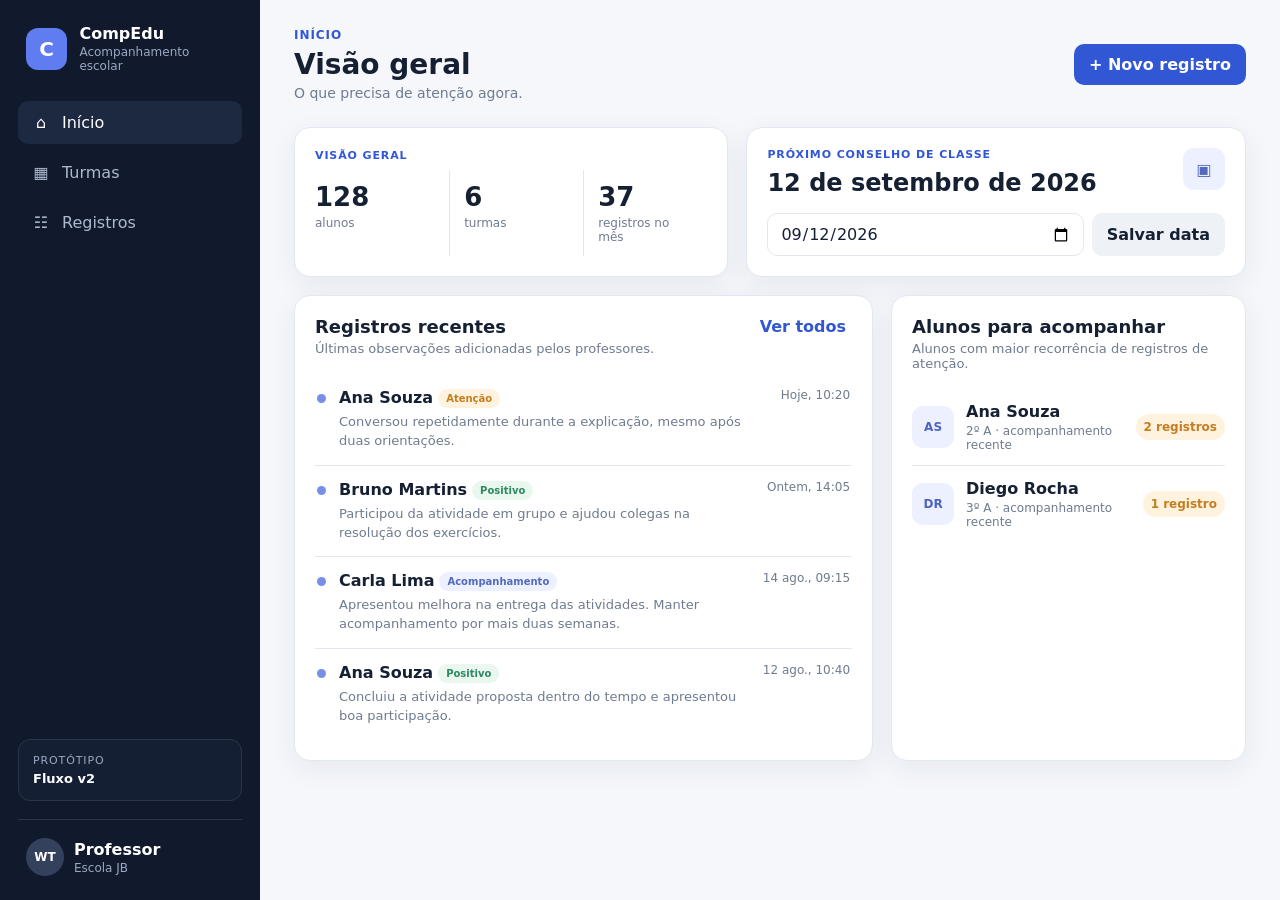
<file: index.html>
<!DOCTYPE html>
<html lang="pt-BR">
<head>
  <meta charset="UTF-8">
  <meta name="viewport" content="width=device-width, initial-scale=1.0">
  <title>CompEdu — Acompanhamento Pedagógico</title>
  <link rel="stylesheet" href="style.css">
</head>
<body>
  <div class="app">
    <aside class="sidebar">
      <div class="brand">
        <div class="brand-mark">C</div>
        <div>
          <strong>CompEdu</strong>
          <span>Acompanhamento escolar</span>
        </div>
      </div>

      <nav>
        <button class="nav-item active" data-view="inicio">
          <span class="nav-icon">⌂</span><span>Início</span>
        </button>
        <button class="nav-item" data-view="turmas">
          <span class="nav-icon">▦</span><span>Turmas</span>
        </button>
        <button class="nav-item" data-view="registros">
          <span class="nav-icon">☷</span><span>Registros</span>
        </button>
      </nav>

      <div class="sidebar-note">
        <span>Protótipo</span>
        <strong>Fluxo v2</strong>
      </div>

      <div class="user">
        <div class="avatar">WT</div>
        <div>
          <strong>Professor</strong>
          <span>Escola JB</span>
        </div>
      </div>
    </aside>

    <main class="content">
      <header class="topbar">
        <div>
          <div class="breadcrumb" id="breadcrumb">Início</div>
          <h1 id="page-title">Visão geral</h1>
          <p id="page-description">O que precisa de atenção agora.</p>
        </div>
        <button class="btn primary" id="new-record">+ Novo registro</button>
      </header>

      <!-- INÍCIO -->
      <section class="view active-view" id="inicio">
        <div class="overview-grid">
          <article class="panel overview-card">
            <div class="section-label">Visão geral</div>
            <div class="overview-stats">
              <div>
                <strong>128</strong>
                <span>alunos</span>
              </div>
              <div>
                <strong>6</strong>
                <span>turmas</span>
              </div>
              <div>
                <strong>37</strong>
                <span>registros no mês</span>
              </div>
            </div>
          </article>

          <article class="panel council-card">
            <div class="panel-title-row">
              <div>
                <div class="section-label">Próximo conselho de classe</div>
                <h2 id="council-date-label">12 de setembro de 2026</h2>
              </div>
              <div class="calendar-icon">▣</div>
            </div>
            <div class="council-actions">
              <input type="date" id="council-date" value="2026-09-12">
              <button class="btn secondary" id="save-council-date">Salvar data</button>
            </div>
          </article>
        </div>

        <div class="home-grid">
          <section class="panel">
            <div class="panel-head">
              <div>
                <h2>Registros recentes</h2>
                <p>Últimas observações adicionadas pelos professores.</p>
              </div>
              <button class="link-btn" data-go="registros">Ver todos</button>
            </div>
            <div class="timeline" id="recent-records"></div>
          </section>

          <section class="panel">
            <div class="panel-head">
              <div>
                <h2>Alunos para acompanhar</h2>
                <p>Alunos com maior recorrência de registros de atenção.</p>
              </div>
            </div>
            <div id="watch-students"></div>
          </section>
        </div>
      </section>

      <!-- TURMAS -->
      <section class="view" id="turmas">
        <div id="classes-home">
          <div class="section-intro">
            <h2>Turmas</h2>
            <p>Entre em uma turma para acessar seus alunos e gerar um relatório.</p>
          </div>
          <div class="class-grid" id="class-grid"></div>
        </div>

        <div id="class-detail" class="hidden">
          <button class="back-btn" id="back-to-classes">← Voltar para turmas</button>

          <div class="panel class-hero">
            <div>
              <div class="section-label">Turma selecionada</div>
              <h2 id="class-title">2º A</h2>
              <p id="class-subtitle">27 alunos · Ensino Médio</p>
            </div>
            <button class="btn primary" id="class-report">Gerar relatório da turma</button>
          </div>

          <section class="panel">
            <div class="panel-head">
              <div>
                <h2>Lista de alunos</h2>
                <p>Clique em um aluno para visualizar seus registros.</p>
              </div>
              <input class="search" id="class-student-search" placeholder="Buscar aluno...">
            </div>
            <div class="student-list" id="class-student-list"></div>
          </section>
        </div>

        <div id="student-detail" class="hidden">
          <button class="back-btn" id="back-to-class">← Voltar para a turma</button>

          <div class="panel student-hero">
            <div class="student-main">
              <div class="student-avatar" id="student-avatar">AS</div>
              <div>
                <div class="section-label">Aluno</div>
                <h2 id="student-name">Ana Souza</h2>
                <p id="student-class">2º A</p>
              </div>
            </div>
            <button class="btn secondary" id="student-new-record">+ Registrar observação</button>
          </div>

          <section class="panel">
            <div class="panel-head">
              <div>
                <h2>Registros do aluno</h2>
                <p>Histórico pedagógico organizado em ordem cronológica.</p>
              </div>
            </div>
            <div class="record-list" id="student-records"></div>
          </section>
        </div>
      </section>

      <!-- REGISTROS -->
      <section class="view" id="registros">
        <section class="panel">
          <div class="panel-head records-head">
            <div>
              <h2>Lista de registros</h2>
              <p>Use os filtros para encontrar rapidamente o que precisa.</p>
            </div>
          </div>

          <div class="filters">
            <label>
              <span>Ano / turma</span>
              <select id="filter-class">
                <option value="all">Todas as turmas</option>
              </select>
            </label>

            <label>
              <span>Tipo de registro</span>
              <select id="filter-type">
                <option value="all">Todos os tipos</option>
                <option value="Positivo">Positivo</option>
                <option value="Atenção">Atenção</option>
                <option value="Acompanhamento">Acompanhamento</option>
              </select>
            </label>

            <label>
              <span>Aluno</span>
              <select id="filter-student">
                <option value="all">Todos os alunos</option>
              </select>
            </label>

            <button class="clear-btn" id="clear-filters">Limpar filtros</button>
          </div>

          <div class="results-info">
            <strong id="result-count">0 registros</strong>
            <span id="active-filter-text">Mostrando todos</span>
          </div>

          <div class="record-list" id="all-records"></div>
        </section>
      </section>
    </main>
  </div>

  <!-- MODAL NOVO REGISTRO -->
  <div class="modal-layer hidden" id="record-modal">
    <div class="modal">
      <div class="modal-head">
        <div>
          <h2>Novo registro</h2>
          <p>Descreva um fato objetivo e relevante para o acompanhamento.</p>
        </div>
        <button class="close-btn" id="close-record-modal">×</button>
      </div>

      <form id="record-form">
        <label>
          <span>Aluno</span>
          <select id="record-student" required></select>
        </label>

        <label>
          <span>Tipo de registro</span>
          <select id="record-type" required>
            <option value="Positivo">Positivo</option>
            <option value="Atenção">Atenção</option>
            <option value="Acompanhamento">Acompanhamento</option>
          </select>
        </label>

        <label>
          <span>Observação</span>
          <textarea id="record-text" rows="5" required placeholder="Ex.: Participou ativamente da atividade e colaborou com o grupo."></textarea>
        </label>

        <div class="guidance">
          Registre fatos observáveis. Evite rótulos, julgamentos pessoais ou diagnósticos.
        </div>

        <div class="modal-actions">
          <button class="btn secondary" type="button" id="cancel-record">Cancelar</button>
          <button class="btn primary" type="submit">Salvar registro</button>
        </div>
      </form>
    </div>
  </div>

  <!-- MODAL RELATÓRIO -->
  <div class="modal-layer hidden" id="report-modal">
    <div class="modal report-modal">
      <div class="modal-head">
        <div>
          <div class="section-label">Relatório demonstrativo</div>
          <h2 id="report-title">Relatório da turma</h2>
        </div>
        <button class="close-btn" id="close-report-modal">×</button>
      </div>
      <div id="report-content"></div>
      <div class="modal-actions">
        <button class="btn secondary" id="close-report-bottom">Fechar</button>
        <button class="btn primary" onclick="window.print()">Imprimir / salvar PDF</button>
      </div>
    </div>
  </div>

  <script src="script.js"></script>
</body>
</html>
</file>
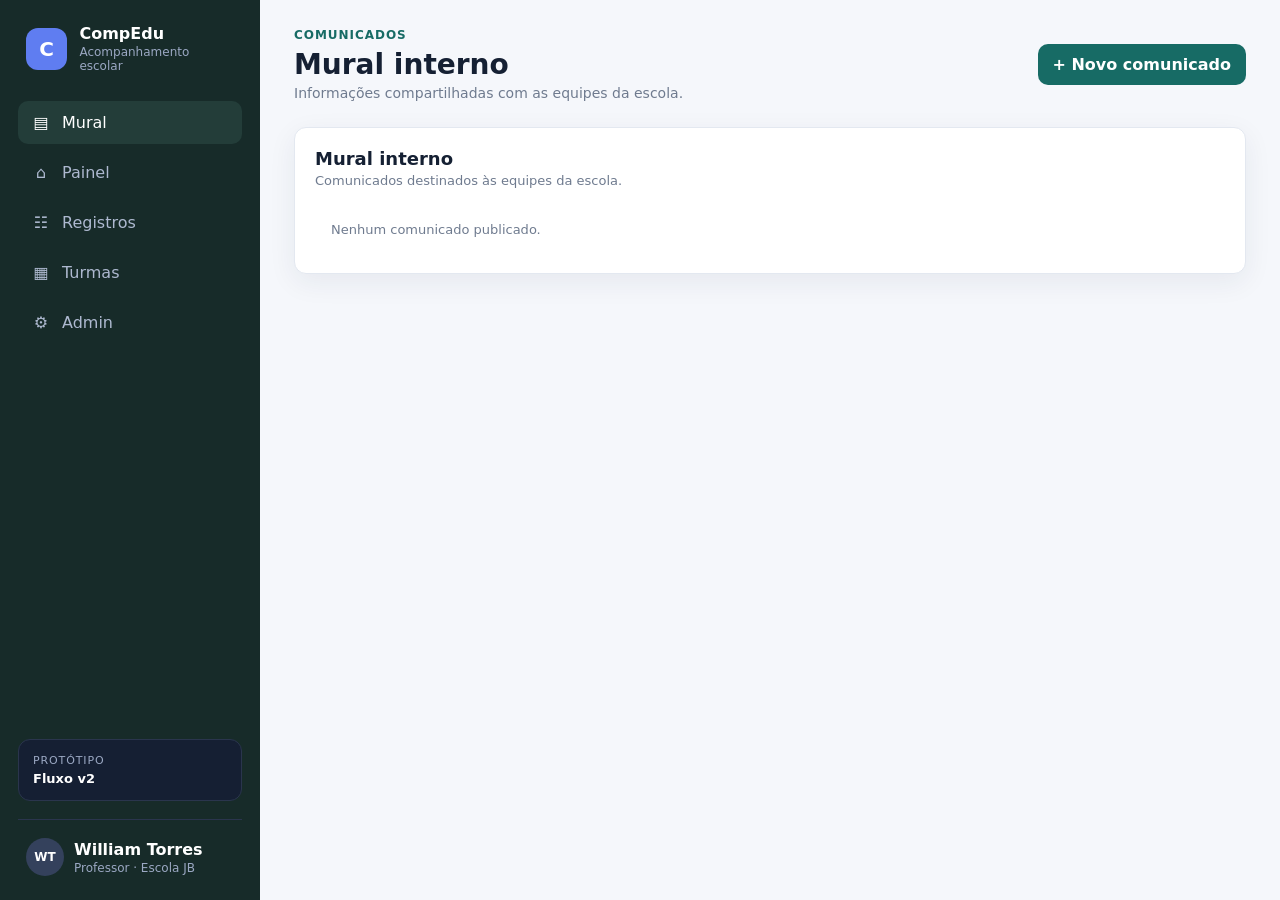
<file: prototipo/index.html>
<!DOCTYPE html>
<html lang="pt-BR">
<head>
  <meta charset="UTF-8">
  <meta name="viewport" content="width=device-width, initial-scale=1.0">
  <title>CompEdu — Acompanhamento Pedagógico</title>
  <link rel="stylesheet" href="style.css">
</head>
<body>
  <div class="app">
    <aside class="sidebar">
      <div class="brand">
        <div class="brand-mark">C</div>
        <div>
          <strong>CompEdu</strong>
          <span>Acompanhamento escolar</span>
        </div>
      </div>

      <nav>
        <button class="nav-item active" data-view="comunicados">
          <span class="nav-icon">▤</span><span>Mural</span>
        </button>
        <button class="nav-item" data-view="inicio">
          <span class="nav-icon">⌂</span><span>Painel</span>
        </button>
        <button class="nav-item" data-view="registros">
          <span class="nav-icon">☷</span><span>Registros</span>
        </button>
        <button class="nav-item" data-view="turmas">
          <span class="nav-icon">▦</span><span>Turmas</span>
        </button>
      
        <button class="nav-item" data-view="administracao">
          <span class="nav-icon">⚙</span><span>Admin</span>
        </button>
      </nav>

      <div class="sidebar-note">
        <span>Protótipo</span>
        <strong>Fluxo v2</strong>
      </div>

      <div class="user">
        <div class="avatar">WT</div>
        <div>
          <strong>William Torres</strong>
          <span>Professor · Escola JB</span>
        </div>
      </div>
    </aside>

    <main class="content">
      <header class="topbar">
        <div>
          <div class="breadcrumb" id="breadcrumb">Comunicados</div>
          <h1 id="page-title">Mural interno</h1>
          <p id="page-description">Informações compartilhadas com as equipes da escola.</p>
        </div>
        <div class="topbar-actions">
          <button class="btn primary" id="new-announcement">+ Novo comunicado</button>
          <button class="btn primary hidden" id="new-record">+ Novo registro</button>
        </div>
      </header>

      <!-- INÍCIO -->
      <section class="view" id="inicio">
        <div class="overview-grid">
          <article class="panel overview-card">
            <div class="section-label">Visão geral</div>
            <div class="overview-stats">
              <div>
                <strong>128</strong>
                <span>alunos</span>
              </div>
              <div>
                <strong>6</strong>
                <span>turmas</span>
              </div>
              <div>
                <strong>37</strong>
                <span>registros no mês</span>
              </div>
            </div>
          </article>

          <article class="panel council-card">
            <div class="panel-title-row">
              <div>
                <div class="section-label">Próximo conselho de classe</div>
                <h2 id="council-date-label">12 de setembro de 2026</h2>
              </div>
              <div class="calendar-icon">▣</div>
            </div>
            <div class="council-actions">
              <input type="date" id="council-date" value="2026-09-12">
              <button class="btn secondary" id="save-council-date">Salvar data</button>
            </div>
          </article>
        </div>

        <div class="home-grid">
          <section class="panel">
            <div class="panel-head">
              <div>
                <h2>Registros recentes</h2>
                <p>Últimas observações adicionadas pelos professores.</p>
              </div>
              <button class="link-btn" data-go="registros">Ver todos</button>
            </div>
            <div class="timeline" id="recent-records"></div>
          </section>

          <section class="panel">
            <div class="panel-head">
              <div>
                <h2>Alunos para acompanhar</h2>
                <p>Alunos com maior recorrência de registros de atenção.</p>
              </div>
            </div>
            <div id="watch-students"></div>
          </section>
        </div>
      </section>

      <!-- TURMAS -->
      <section class="view" id="turmas">
        <div id="classes-home">
          <div class="section-intro">
            <h2>Turmas</h2>
            <p>Entre em uma turma para acessar seus alunos e gerar um relatório.</p>
          </div>
          <div class="class-grid" id="class-grid"></div>
        </div>

        <div id="class-detail" class="hidden">
          <button class="back-btn" id="back-to-classes">← Voltar para turmas</button>

          <div class="panel class-hero">
            <div>
              <div class="section-label">Turma selecionada</div>
              <h2 id="class-title">2º A</h2>
              <p id="class-subtitle">27 alunos · Ensino Médio</p>
            </div>
            <button class="btn primary" id="class-report">Gerar relatório da turma</button>
          </div>

          <section class="panel">
            <div class="panel-head">
              <div>
                <h2>Lista de alunos</h2>
                <p>Clique em um aluno para visualizar seus registros.</p>
              </div>
              <input class="search" id="class-student-search" placeholder="Buscar aluno...">
            </div>
            <div class="student-list" id="class-student-list"></div>
          </section>
        </div>

        <div id="student-detail" class="hidden">
          <button class="back-btn" id="back-to-class">← Voltar para a turma</button>

          <div class="panel student-hero">
            <div class="student-main">
              <div class="student-avatar" id="student-avatar">AS</div>
              <div>
                <div class="section-label">Aluno</div>
                <h2 id="student-name">Ana Souza</h2>
                <p id="student-class">2º A</p>
              </div>
            </div>
            <button class="btn secondary" id="student-new-record">+ Registrar observação</button>
          </div>

          <section class="panel">
            <div class="panel-head">
              <div>
                <h2>Registros do aluno</h2>
                <p>Histórico pedagógico organizado em ordem cronológica.</p>
              </div>
            </div>
            <div class="record-list" id="student-records"></div>
          </section>
        </div>
      </section>

      <!-- REGISTROS -->
      <section class="view" id="registros">
        <section class="panel">
          <div class="panel-head records-head">
            <div>
              <h2>Lista de registros</h2>
              <p>Use os filtros para encontrar rapidamente o que precisa.</p>
            </div>
          </div>

          <div class="filters">
            <label>
              <span>Ano / turma</span>
              <select id="filter-class">
                <option value="all">Todas as turmas</option>
              </select>
            </label>

            <label>
              <span>Tipo de registro</span>
              <select id="filter-type">
                <option value="all">Todos os tipos</option>
                <option value="Positivo">Positivo</option>
                <option value="Atenção">Atenção</option>
                <option value="Acompanhamento">Acompanhamento</option>
              </select>
            </label>

            <label>
              <span>Aluno</span>
              <select id="filter-student">
                <option value="all">Todos os alunos</option>
              </select>
            </label>

            <button class="clear-btn" id="clear-filters">Limpar filtros</button>
          </div>

          <div class="results-info">
            <strong id="result-count">0 registros</strong>
            <span id="active-filter-text">Mostrando todos</span>
          </div>

          <div class="record-list" id="all-records"></div>
        </section>
      </section>

      <!-- COMUNICADOS -->
      <section class="view active-view" id="comunicados">
        <section class="panel">
          <div class="panel-head">
            <div>
              <h2>Mural interno</h2>
              <p>Comunicados destinados às equipes da escola.</p>
            </div>
          </div>
          <div class="announcement-list" id="announcement-list"></div>
        </section>
      </section>

      <!-- ADMINISTRACAO -->
      <section class="view" id="administracao">
        <div class="section-intro">
          <h2>Cadastros da escola</h2>
          <p>Organize profissionais, turmas e estudantes em um só lugar.</p>
        </div>
        <div class="admin-tabs" role="tablist" aria-label="Cadastros da escola">
          <button class="admin-tab active" type="button" role="tab" aria-selected="true" data-admin-tab="professores">Professores</button>
          <button class="admin-tab" type="button" role="tab" aria-selected="false" data-admin-tab="turmas">Turmas</button>
          <button class="admin-tab" type="button" role="tab" aria-selected="false" data-admin-tab="alunos">Alunos</button>
          <button class="admin-tab" type="button" role="tab" aria-selected="false" data-admin-tab="equipe">Equipe pedagógica</button>
        </div>

        <section class="admin-panel active" role="tabpanel" id="admin-professores">
          <div class="admin-form-column">
            <h3>Novo professor</h3>
            <form id="teacher-form">
              <label><span>Nome completo</span><input id="teacher-name" required></label>
              <label><span>E-mail institucional</span><input id="teacher-email" type="email" required></label>
              <label><span>Turmas vinculadas</span><select id="teacher-classes" multiple size="4"></select></label>
              <button class="btn primary" type="submit">Cadastrar professor</button>
            </form>
          </div>
          <div class="admin-list-column"><h3>Professores cadastrados</h3><div id="teacher-list" class="admin-list"></div></div>
        </section>

        <section class="admin-panel hidden" role="tabpanel" id="admin-turmas">
          <div class="admin-form-column">
            <h3>Nova turma</h3>
            <form id="class-form">
              <label><span>Identificação da turma</span><input id="admin-class-name" required placeholder="Ex.: 4º A"></label>
              <label><span>Etapa de ensino</span><select id="admin-class-year"><option>Ensino Fundamental I</option><option>Ensino Fundamental II</option><option>Ensino Médio</option></select></label>
              <button class="btn primary" type="submit">Cadastrar turma</button>
            </form>
          </div>
          <div class="admin-list-column"><h3>Turmas cadastradas</h3><div id="admin-class-list" class="admin-list"></div></div>
        </section>

        <section class="admin-panel hidden" role="tabpanel" id="admin-alunos">
          <div class="admin-form-column">
            <h3>Novo aluno</h3>
            <form id="student-form">
              <label><span>Nome completo</span><input id="admin-student-name" required></label>
              <label><span>Turma</span><select id="admin-student-class" required></select></label>
              <button class="btn primary" type="submit">Cadastrar aluno</button>
            </form>
          </div>
          <div class="admin-list-column"><h3>Alunos cadastrados</h3><div id="admin-student-list" class="admin-list"></div></div>
        </section>

        <section class="admin-panel hidden" role="tabpanel" id="admin-equipe">
          <div class="admin-form-column">
            <h3>Novo membro da equipe</h3>
            <form id="team-form">
              <label><span>Nome completo</span><input id="team-name" required></label>
              <label><span>E-mail institucional</span><input id="team-email" type="email" required></label>
              <label><span>Área de atuação</span><select id="team-area"><option>Coordenação pedagógica</option><option>Secretaria</option><option>Psicopedagogia</option><option>Orientação educacional</option><option>Outro</option></select></label>
              <button class="btn primary" type="submit">Cadastrar membro</button>
            </form>
          </div>
          <div class="admin-list-column"><h3>Equipe pedagógica cadastrada</h3><div id="team-list" class="admin-list"></div></div>
        </section>
        <p class="admin-notice">Cadastros demonstrativos: os dados não são salvos e não alteram permissões de acesso.</p>
      </section>
    </main>
  </div>

  <!-- MODAL NOVO REGISTRO -->
  <div class="modal-layer hidden" id="record-modal">
    <div class="modal">
      <div class="modal-head">
        <div>
          <h2>Novo registro</h2>
          <p>Descreva um fato objetivo e relevante para o acompanhamento.</p>
        </div>
        <button class="close-btn" id="close-record-modal">×</button>
      </div>

      <form id="record-form">
        <label>
          <span>Aluno</span>
          <select id="record-student" required></select>
        </label>

        <label>
          <span>Tipo de registro</span>
          <select id="record-type" required>
            <option value="Positivo">Positivo</option>
            <option value="Atenção">Atenção</option>
            <option value="Acompanhamento">Acompanhamento</option>
          </select>
        </label>

        <label>
          <span>Nível de acesso</span>
          <select id="record-access-level" required>
            <option value="3">Nível 3 — padrão</option>
            <option value="1">Nível 1 — acesso mais alto</option>
            <option value="2">Nível 2</option>
            <option value="4">Nível 4</option>
            <option value="5">Nível 5</option>
          </select>
        </label>

        <label>
          <span>Observação</span>
          <textarea id="record-text" rows="5" required placeholder="Ex.: Participou ativamente da atividade e colaborou com o grupo."></textarea>
        </label>

        <div class="guidance">
          Registre fatos observáveis. Evite rótulos, julgamentos pessoais ou diagnósticos.
        </div>

        <div class="modal-actions">
          <button class="btn secondary" type="button" id="cancel-record">Cancelar</button>
          <button class="btn primary" type="submit">Salvar registro</button>
        </div>
      </form>
    </div>
  </div>

  <!-- MODAL NOVO COMUNICADO -->
  <div class="modal-layer hidden" id="announcement-modal">
    <div class="modal">
      <div class="modal-head">
        <div>
          <h2>Novo comunicado</h2>
          <p>O nível 1 tem maior acesso. Cada nível vê publicações do próprio nível e dos níveis numericamente maiores.</p>
        </div>
        <button class="close-btn" id="close-announcement-modal" aria-label="Fechar">×</button>
      </div>
      <form id="announcement-form">
        <label>
          <span>Título</span>
          <input id="announcement-title" required maxlength="90" placeholder="Ex.: Reunião de planejamento">
        </label>
        <label>
          <span>Nível de acesso</span>
          <select id="announcement-access-level" required>
            <option value="3">Nível 3 — padrão</option>
            <option value="1">Nível 1 — acesso mais alto</option>
            <option value="2">Nível 2</option>
            <option value="4">Nível 4</option>
            <option value="5">Nível 5</option>
          </select>
        </label>
        <label>
          <span>Mensagem</span>
          <textarea id="announcement-text" rows="4" required maxlength="800" placeholder="Escreva as informações principais."></textarea>
        </label>
        <label>
          <span>Anexos</span>
          <input id="announcement-files" type="file" multiple>
        </label>
        <div id="attachment-preview" class="attachment-preview" aria-live="polite"></div>
        <div class="modal-actions">
          <button class="btn secondary" type="button" id="cancel-announcement">Cancelar</button>
          <button class="btn primary" type="submit">Publicar comunicado</button>
        </div>
      </form>
    </div>
  </div>

  <!-- MODAL RELATÓRIO -->
  <div class="modal-layer hidden" id="report-modal">
    <div class="modal report-modal">
      <div class="modal-head">
        <div>
          <div class="section-label">Relatório demonstrativo</div>
          <h2 id="report-title">Relatório da turma</h2>
        </div>
        <button class="close-btn" id="close-report-modal">×</button>
      </div>
      <div id="report-content"></div>
      <div class="modal-actions">
        <button class="btn secondary" id="close-report-bottom">Fechar</button>
        <button class="btn primary" onclick="window.print()">Imprimir / salvar PDF</button>
      </div>
    </div>
  </div>

  <script src="script.js"></script>
</body>
</html>
</file>
<file: style.css>
:root{
  --bg:#f5f7fb;
  --surface:#ffffff;
  --surface-soft:#f8f9fc;
  --text:#152033;
  --muted:#6f7b8f;
  --border:#e3e8f0;
  --primary:#3157d5;
  --primary-dark:#2748b3;
  --sidebar:#111a2d;
  --sidebar-hover:#1d2941;
  --good:#2d8a61;
  --good-bg:#eaf7ef;
  --warn:#c47d20;
  --warn-bg:#fff3df;
  --neutral:#5269bf;
  --neutral-bg:#edf1ff;
  --shadow:0 8px 28px rgba(31,42,68,.07);
  --radius:16px;
}
*{box-sizing:border-box}
body{
  margin:0;
  font-family:Inter,ui-sans-serif,system-ui,-apple-system,BlinkMacSystemFont,"Segoe UI",sans-serif;
  background:var(--bg);
  color:var(--text);
}
button,input,select,textarea{font:inherit}
button{cursor:pointer}
.app{min-height:100vh;display:grid;grid-template-columns:260px minmax(0,1fr)}
.sidebar{
  position:sticky;top:0;height:100vh;background:var(--sidebar);color:#fff;
  padding:24px 18px;display:flex;flex-direction:column;
}
.brand{display:flex;align-items:center;gap:12px;padding:0 8px 28px}
.brand-mark{
  width:42px;height:42px;border-radius:12px;display:grid;place-items:center;
  background:#5f7df1;font-weight:800;font-size:20px
}
.brand strong,.brand span{display:block}
.brand span{color:#9ba8c3;font-size:12px;margin-top:2px}
nav{display:grid;gap:7px}
.nav-item{
  width:100%;border:0;background:transparent;color:#aeb9d0;padding:12px 14px;
  border-radius:10px;display:flex;align-items:center;gap:12px;text-align:left
}
.nav-item:hover,.nav-item.active{background:var(--sidebar-hover);color:#fff}
.nav-icon{width:18px;text-align:center}
.sidebar-note{
  margin-top:auto;margin-bottom:18px;padding:14px;border:1px solid #2a354d;
  border-radius:12px;background:#151f33
}
.sidebar-note span,.sidebar-note strong{display:block}
.sidebar-note span{color:#9ba8c3;font-size:11px;text-transform:uppercase;letter-spacing:.08em}
.sidebar-note strong{margin-top:4px;font-size:13px}
.user{border-top:1px solid #2a354d;padding:18px 8px 0;display:flex;align-items:center;gap:10px}
.avatar{width:38px;height:38px;border-radius:50%;display:grid;place-items:center;background:#34415c;font-size:12px;font-weight:800}
.user strong,.user span{display:block}
.user span{color:#9ba8c3;font-size:12px;margin-top:2px}

.content{width:100%;max-width:1500px;padding:28px 34px 56px}
.topbar{display:flex;justify-content:space-between;gap:18px;align-items:center;margin-bottom:26px}
.breadcrumb{color:var(--primary);font-size:12px;font-weight:800;text-transform:uppercase;letter-spacing:.08em;margin-bottom:6px}
h1,h2,h3,p{margin-top:0}
h1{font-size:28px;margin-bottom:4px}
.topbar p{color:var(--muted);margin:0;font-size:14px}
.btn{border:0;border-radius:10px;padding:11px 15px;font-weight:800}
.primary{background:var(--primary);color:#fff}
.primary:hover{background:var(--primary-dark)}
.secondary{background:#eef1f6;color:var(--text)}
.secondary:hover{background:#e5e9f0}
.view{display:none}
.active-view{display:block}
.hidden{display:none!important}
.panel{
  background:var(--surface);border:1px solid var(--border);border-radius:var(--radius);
  box-shadow:var(--shadow);padding:20px
}
.section-label{font-size:11px;font-weight:800;color:var(--primary);text-transform:uppercase;letter-spacing:.08em;margin-bottom:8px}
.overview-grid{display:grid;grid-template-columns:1fr 1.15fr;gap:18px;margin-bottom:18px}
.overview-card{display:flex;flex-direction:column;justify-content:center}
.overview-stats{display:grid;grid-template-columns:repeat(3,1fr);gap:10px}
.overview-stats>div{padding:12px 14px;border-left:1px solid var(--border)}
.overview-stats>div:first-child{border-left:0;padding-left:0}
.overview-stats strong,.overview-stats span{display:block}
.overview-stats strong{font-size:26px}
.overview-stats span{color:var(--muted);font-size:12px;margin-top:4px}
.council-card{display:flex;flex-direction:column;justify-content:space-between}
.panel-title-row{display:flex;justify-content:space-between;gap:16px}
.council-card h2{margin-bottom:0}
.calendar-icon{width:42px;height:42px;border-radius:11px;background:var(--neutral-bg);color:var(--neutral);display:grid;place-items:center;font-weight:800}
.council-actions{display:flex;gap:8px;margin-top:16px}
.council-actions input{flex:1}
.home-grid{display:grid;grid-template-columns:1.55fr .95fr;gap:18px}
.panel-head{display:flex;align-items:flex-start;justify-content:space-between;gap:16px;margin-bottom:18px}
.panel-head h2{font-size:18px;margin-bottom:4px}
.panel-head p{margin:0;color:var(--muted);font-size:13px}
.link-btn,.back-btn,.clear-btn{
  border:0;background:transparent;color:var(--primary);font-weight:800
}
.back-btn{padding:0;margin-bottom:14px}
.timeline{display:grid}
.timeline-item{display:grid;grid-template-columns:10px minmax(0,1fr) auto;gap:12px;padding:14px 2px;border-bottom:1px solid var(--border)}
.timeline-item:last-child{border-bottom:0}
.dot{width:9px;height:9px;border-radius:50%;background:#7790e7;margin-top:6px}
.timeline-item strong{display:block;margin-bottom:5px}
.timeline-item p{margin:0;color:var(--muted);font-size:13px;line-height:1.45}
.timeline-item time{white-space:nowrap;color:var(--muted);font-size:12px}
.badge{display:inline-block;border-radius:999px;padding:4px 8px;font-size:10px;font-weight:800;margin-left:5px;vertical-align:1px}
.badge.good{background:var(--good-bg);color:var(--good)}
.badge.warn{background:var(--warn-bg);color:var(--warn)}
.badge.neutral{background:var(--neutral-bg);color:var(--neutral)}
.watch-item{display:grid;grid-template-columns:42px 1fr auto;gap:12px;align-items:center;padding:13px 0;border-bottom:1px solid var(--border)}
.watch-item:last-child{border-bottom:0}
.student-mini-avatar,.student-avatar{
  border-radius:11px;background:var(--neutral-bg);color:#4c64c0;display:grid;place-items:center;font-weight:800
}
.student-mini-avatar{width:42px;height:42px;font-size:12px}
.watch-item strong,.watch-item span{display:block}
.watch-item span{color:var(--muted);font-size:12px;margin-top:3px}
.record-count{font-size:12px;font-weight:800;color:var(--warn);background:var(--warn-bg);padding:6px 8px;border-radius:999px}

.section-intro{margin-bottom:18px}
.section-intro h2{margin-bottom:4px}
.section-intro p{color:var(--muted);font-size:14px;margin:0}
.class-grid{display:grid;grid-template-columns:repeat(3,minmax(0,1fr));gap:16px}
.class-card{
  background:var(--surface);border:1px solid var(--border);border-radius:var(--radius);
  box-shadow:var(--shadow);padding:20px;transition:.18s ease;cursor:pointer
}
.class-card:hover{transform:translateY(-2px);border-color:#c8d2ef}
.class-card-top{display:flex;justify-content:space-between;gap:12px}
.class-card h3{font-size:21px;margin-bottom:4px}
.class-card p{color:var(--muted);font-size:13px}
.class-arrow{color:var(--primary);font-weight:900}
.class-stats{display:grid;grid-template-columns:1fr 1fr;gap:8px;margin-top:18px;border-top:1px solid var(--border);padding-top:14px}
.class-stats strong,.class-stats span{display:block}
.class-stats strong{font-size:18px}
.class-stats span{font-size:11px;color:var(--muted);margin-top:2px}
.class-hero,.student-hero{display:flex;align-items:center;justify-content:space-between;gap:18px;margin-bottom:18px}
.class-hero h2,.student-hero h2{margin-bottom:4px}
.class-hero p,.student-hero p{color:var(--muted);margin:0;font-size:13px}
.search,input[type=date],select,textarea{
  border:1px solid var(--border);border-radius:10px;padding:10px 12px;background:#fff;color:var(--text);outline:none
}
.search:focus,input:focus,select:focus,textarea:focus{border-color:#8aa1ed;box-shadow:0 0 0 3px rgba(49,87,213,.09)}
.search{min-width:245px}
.student-list{display:grid}
.student-row{
  border-bottom:1px solid var(--border);padding:13px 4px;display:grid;
  grid-template-columns:42px minmax(0,1fr) auto auto;gap:12px;align-items:center;cursor:pointer
}
.student-row:hover{background:#fafbfe}
.student-row:last-child{border-bottom:0}
.student-row strong,.student-row span{display:block}
.student-row .meta{color:var(--muted);font-size:12px;margin-top:3px}
.student-row .records-pill{font-size:11px;color:var(--neutral);background:var(--neutral-bg);border-radius:999px;padding:6px 9px}
.student-row .row-arrow{color:var(--primary);font-weight:900}
.student-main{display:flex;align-items:center;gap:14px}
.student-avatar{width:52px;height:52px;font-size:14px}

.filters{display:grid;grid-template-columns:1fr 1fr 1fr auto;gap:12px;align-items:end;padding:14px;border-radius:12px;background:var(--surface-soft);border:1px solid var(--border);margin-bottom:14px}
.filters label,form label{display:grid;gap:6px}
.filters label span,form label span{font-size:12px;font-weight:800;color:#445068}
.clear-btn{padding:10px 6px}
.results-info{display:flex;gap:10px;align-items:center;margin:8px 2px 10px}
.results-info span{color:var(--muted);font-size:12px}
.record-list{display:grid;gap:10px}
.record-card{border:1px solid var(--border);border-radius:12px;padding:15px}
.record-card:hover{border-color:#cfd6e6}
.record-top{display:flex;justify-content:space-between;gap:12px;align-items:flex-start;margin-bottom:9px}
.record-card p{color:#526076;font-size:13px;line-height:1.5;margin:0}
.record-meta{color:var(--muted);font-size:11px;white-space:nowrap}
.record-student{font-weight:800}
.record-class{color:var(--muted);font-size:11px;margin-left:7px}

.modal-layer{position:fixed;inset:0;background:rgba(14,23,42,.48);display:grid;place-items:center;padding:18px;z-index:30}
.modal{width:min(570px,100%);max-height:90vh;overflow:auto;background:#fff;border-radius:18px;box-shadow:0 24px 80px rgba(0,0,0,.25);padding:22px}
.report-modal{width:min(720px,100%)}
.modal-head{display:flex;justify-content:space-between;gap:16px;align-items:flex-start;margin-bottom:18px}
.modal-head h2{margin-bottom:4px}
.modal-head p{color:var(--muted);font-size:13px;margin:0}
.close-btn{width:36px;height:36px;border:0;border-radius:10px;background:#f0f2f6;font-size:22px}
form{display:grid;gap:14px}
textarea{width:100%;resize:vertical}
.guidance{font-size:12px;line-height:1.45;background:#f4f6fb;color:#5d6a80;padding:11px 12px;border-radius:10px}
.modal-actions{display:flex;justify-content:flex-end;gap:8px;margin-top:18px}
.report-block{padding:14px;border:1px solid var(--border);border-radius:12px;margin-bottom:10px}
.report-block h3{font-size:14px;margin-bottom:8px}
.report-block p{color:var(--muted);font-size:13px;line-height:1.5;margin:0}
.report-numbers{display:grid;grid-template-columns:repeat(3,1fr);gap:10px;margin-bottom:14px}
.report-stat{padding:14px;background:var(--surface-soft);border-radius:12px}
.report-stat strong,.report-stat span{display:block}
.report-stat strong{font-size:22px}
.report-stat span{color:var(--muted);font-size:11px;margin-top:3px}

@media(max-width:1050px){
  .overview-grid,.home-grid{grid-template-columns:1fr}
  .class-grid{grid-template-columns:repeat(2,1fr)}
  .filters{grid-template-columns:1fr 1fr}
}
@media(max-width:760px){
  .app{grid-template-columns:1fr}
  .sidebar{position:static;height:auto;padding:15px}
  .brand{padding-bottom:14px}
  nav{grid-template-columns:repeat(3,1fr)}
  .nav-item{justify-content:center}
  .nav-item span:last-child{display:none}
  .sidebar-note,.user{display:none}
  .content{padding:20px 14px 40px}
  .topbar{align-items:flex-start}
  .class-grid{grid-template-columns:1fr}
  .panel-head,.class-hero,.student-hero{flex-direction:column;align-items:stretch}
  .search{min-width:0;width:100%}
  .filters{grid-template-columns:1fr}
  .student-row{grid-template-columns:42px 1fr auto}
  .student-row .row-arrow{display:none}
}
@media(max-width:520px){
  .topbar{flex-direction:column}
  .overview-stats{grid-template-columns:1fr}
  .overview-stats>div{border-left:0;border-top:1px solid var(--border);padding:10px 0}
  .overview-stats>div:first-child{border-top:0}
  .council-actions{flex-direction:column}
  .timeline-item{grid-template-columns:10px 1fr}
  .timeline-item time{grid-column:2}
  .watch-item{grid-template-columns:42px 1fr}
  .record-count{grid-column:2;justify-self:start}
}
</file>
<file: prototipo/style.css>
:root{
  --bg:#f5f7fb;
  --surface:#ffffff;
  --surface-soft:#f8f9fc;
  --text:#152033;
  --muted:#6f7b8f;
  --border:#e3e8f0;
  --primary:#176b65;
  --primary-dark:#11554f;
  --sidebar:#172b29;
  --sidebar-hover:#233d39;
  --good:#2d8a61;
  --good-bg:#eaf7ef;
  --warn:#c47d20;
  --warn-bg:#fff3df;
  --neutral:#176b65;
  --neutral-bg:#e8f4f1;
  --shadow:0 8px 28px rgba(31,42,68,.07);
  --radius:12px;
}
*{box-sizing:border-box}
body{
  margin:0;
  font-family:Inter,ui-sans-serif,system-ui,-apple-system,BlinkMacSystemFont,"Segoe UI",sans-serif;
  background:var(--bg);
  color:var(--text);
}
button,input,select,textarea{font:inherit}
button{cursor:pointer}
.app{min-height:100vh;display:grid;grid-template-columns:260px minmax(0,1fr)}
.sidebar{
  position:sticky;top:0;height:100vh;background:var(--sidebar);color:#fff;
  padding:24px 18px;display:flex;flex-direction:column;
}
.brand{display:flex;align-items:center;gap:12px;padding:0 8px 28px}
.brand-mark{
  width:42px;height:42px;border-radius:12px;display:grid;place-items:center;
  background:#5f7df1;font-weight:800;font-size:20px
}
.brand strong,.brand span{display:block}
.brand span{color:#9ba8c3;font-size:12px;margin-top:2px}
nav{display:grid;gap:7px}
.nav-item{
  width:100%;border:0;background:transparent;color:#aeb9d0;padding:12px 14px;
  border-radius:10px;display:flex;align-items:center;gap:12px;text-align:left
}
.nav-item:hover,.nav-item.active{background:var(--sidebar-hover);color:#fff}
.nav-icon{width:18px;text-align:center}
.sidebar-note{
  margin-top:auto;margin-bottom:18px;padding:14px;border:1px solid #2a354d;
  border-radius:12px;background:#151f33
}
.sidebar-note span,.sidebar-note strong{display:block}
.sidebar-note span{color:#9ba8c3;font-size:11px;text-transform:uppercase;letter-spacing:.08em}
.sidebar-note strong{margin-top:4px;font-size:13px}
.user{border-top:1px solid #2a354d;padding:18px 8px 0;display:flex;align-items:center;gap:10px}
.avatar{width:38px;height:38px;border-radius:50%;display:grid;place-items:center;background:#34415c;font-size:12px;font-weight:800}
.user strong,.user span{display:block}
.user span{color:#9ba8c3;font-size:12px;margin-top:2px}

.content{width:100%;max-width:1500px;padding:28px 34px 56px}
.topbar{display:flex;justify-content:space-between;gap:18px;align-items:center;margin-bottom:26px}
.breadcrumb{color:var(--primary);font-size:12px;font-weight:800;text-transform:uppercase;letter-spacing:.08em;margin-bottom:6px}
h1,h2,h3,p{margin-top:0}
h1{font-size:28px;margin-bottom:4px}
.topbar p{color:var(--muted);margin:0;font-size:14px}
.btn{border:0;border-radius:10px;padding:11px 15px;font-weight:800}
.primary{background:var(--primary);color:#fff}
.primary:hover{background:var(--primary-dark)}
.secondary{background:#eef1f6;color:var(--text)}
.secondary:hover{background:#e5e9f0}
.view{display:none}
.active-view{display:block}
.hidden{display:none!important}
.panel{
  background:var(--surface);border:1px solid var(--border);border-radius:var(--radius);
  box-shadow:var(--shadow);padding:20px
}
.section-label{font-size:11px;font-weight:800;color:var(--primary);text-transform:uppercase;letter-spacing:.08em;margin-bottom:8px}
.overview-grid{display:grid;grid-template-columns:1fr 1.15fr;gap:18px;margin-bottom:18px}
.overview-card{display:flex;flex-direction:column;justify-content:center}
.overview-stats{display:grid;grid-template-columns:repeat(3,1fr);gap:10px}
.overview-stats>div{padding:12px 14px;border-left:1px solid var(--border)}
.overview-stats>div:first-child{border-left:0;padding-left:0}
.overview-stats strong,.overview-stats span{display:block}
.overview-stats strong{font-size:26px}
.overview-stats span{color:var(--muted);font-size:12px;margin-top:4px}
.council-card{display:flex;flex-direction:column;justify-content:space-between}
.panel-title-row{display:flex;justify-content:space-between;gap:16px}
.council-card h2{margin-bottom:0}
.calendar-icon{width:42px;height:42px;border-radius:11px;background:var(--neutral-bg);color:var(--neutral);display:grid;place-items:center;font-weight:800}
.council-actions{display:flex;gap:8px;margin-top:16px}
.council-actions input{flex:1}
.home-grid{display:grid;grid-template-columns:1.55fr .95fr;gap:18px}
.panel-head{display:flex;align-items:flex-start;justify-content:space-between;gap:16px;margin-bottom:18px}
.panel-head h2{font-size:18px;margin-bottom:4px}
.panel-head p{margin:0;color:var(--muted);font-size:13px}
.link-btn,.back-btn,.clear-btn{
  border:0;background:transparent;color:var(--primary);font-weight:800
}
.back-btn{padding:0;margin-bottom:14px}
.timeline{display:grid}
.timeline-item{display:grid;grid-template-columns:10px minmax(0,1fr) auto;gap:12px;padding:14px 2px;border-bottom:1px solid var(--border)}
.timeline-item:last-child{border-bottom:0}
.dot{width:9px;height:9px;border-radius:50%;background:#7790e7;margin-top:6px}
.timeline-item strong{display:block;margin-bottom:5px}
.timeline-item p{margin:0;color:var(--muted);font-size:13px;line-height:1.45}
.timeline-item time{white-space:nowrap;color:var(--muted);font-size:12px}
.badge{display:inline-block;border-radius:999px;padding:4px 8px;font-size:10px;font-weight:800;margin-left:5px;vertical-align:1px}
.badge.good{background:var(--good-bg);color:var(--good)}
.badge.warn{background:var(--warn-bg);color:var(--warn)}
.badge.neutral{background:var(--neutral-bg);color:var(--neutral)}
.watch-item{display:grid;grid-template-columns:42px 1fr auto;gap:12px;align-items:center;padding:13px 0;border-bottom:1px solid var(--border)}
.watch-item:last-child{border-bottom:0}
.student-mini-avatar,.student-avatar{
  border-radius:11px;background:var(--neutral-bg);color:#4c64c0;display:grid;place-items:center;font-weight:800
}
.student-mini-avatar{width:42px;height:42px;font-size:12px}
.watch-item strong,.watch-item span{display:block}
.watch-item span{color:var(--muted);font-size:12px;margin-top:3px}
.record-count{font-size:12px;font-weight:800;color:var(--warn);background:var(--warn-bg);padding:6px 8px;border-radius:999px}

.section-intro{margin-bottom:18px}
.section-intro h2{margin-bottom:4px}
.section-intro p{color:var(--muted);font-size:14px;margin:0}
.class-grid{display:grid;grid-template-columns:repeat(3,minmax(0,1fr));gap:16px}
.class-card{
  background:var(--surface);border:1px solid var(--border);border-radius:var(--radius);
  box-shadow:var(--shadow);padding:20px;transition:.18s ease;cursor:pointer
}
.class-card:hover{transform:translateY(-2px);border-color:#c8d2ef}
.class-card-top{display:flex;justify-content:space-between;gap:12px}
.class-card h3{font-size:21px;margin-bottom:4px}
.class-card p{color:var(--muted);font-size:13px}
.class-arrow{color:var(--primary);font-weight:900}
.class-stats{display:grid;grid-template-columns:1fr 1fr;gap:8px;margin-top:18px;border-top:1px solid var(--border);padding-top:14px}
.class-stats strong,.class-stats span{display:block}
.class-stats strong{font-size:18px}
.class-stats span{font-size:11px;color:var(--muted);margin-top:2px}
.class-hero,.student-hero{display:flex;align-items:center;justify-content:space-between;gap:18px;margin-bottom:18px}
.class-hero h2,.student-hero h2{margin-bottom:4px}
.class-hero p,.student-hero p{color:var(--muted);margin:0;font-size:13px}
.search,input[type=date],select,textarea{
  border:1px solid var(--border);border-radius:10px;padding:10px 12px;background:#fff;color:var(--text);outline:none
}
.search:focus,input:focus,select:focus,textarea:focus{border-color:#8aa1ed;box-shadow:0 0 0 3px rgba(49,87,213,.09)}
.search{min-width:245px}
.student-list{display:grid}
.student-row{
  border-bottom:1px solid var(--border);padding:13px 4px;display:grid;
  grid-template-columns:42px minmax(0,1fr) auto auto;gap:12px;align-items:center;cursor:pointer
}
.student-row:hover{background:#fafbfe}
.student-row:last-child{border-bottom:0}
.student-row strong,.student-row span{display:block}
.student-row .meta{color:var(--muted);font-size:12px;margin-top:3px}
.student-row .records-pill{font-size:11px;color:var(--neutral);background:var(--neutral-bg);border-radius:999px;padding:6px 9px}
.student-row .row-arrow{color:var(--primary);font-weight:900}
.student-main{display:flex;align-items:center;gap:14px}
.student-avatar{width:52px;height:52px;font-size:14px}

.filters{display:grid;grid-template-columns:1fr 1fr 1fr auto;gap:12px;align-items:end;padding:14px;border-radius:12px;background:var(--surface-soft);border:1px solid var(--border);margin-bottom:14px}
.filters label,form label{display:grid;gap:6px}
.filters label span,form label span{font-size:12px;font-weight:800;color:#445068}
.clear-btn{padding:10px 6px}
.results-info{display:flex;gap:10px;align-items:center;margin:8px 2px 10px}
.results-info span{color:var(--muted);font-size:12px}
.record-list{display:grid;gap:10px}
.record-card{border:1px solid var(--border);border-radius:12px;padding:15px}
.record-card:hover{border-color:#cfd6e6}
.record-top{display:flex;justify-content:space-between;gap:12px;align-items:flex-start;margin-bottom:9px}
.record-card p{color:#526076;font-size:13px;line-height:1.5;margin:0}
.record-meta{color:var(--muted);font-size:11px;white-space:nowrap}
.record-student{font-weight:800}
.record-class{color:var(--muted);font-size:11px;margin-left:7px}
.record-access{margin-top:10px;padding-top:9px;border-top:1px solid var(--border);color:var(--muted);font-size:11px}

.announcement-list{display:grid;gap:12px}
.announcement-item{padding:17px;border:1px solid var(--border);border-radius:10px;background:#fff}
.announcement-top{display:flex;align-items:flex-start;justify-content:space-between;gap:16px;margin-bottom:9px}
.announcement-top h3{font-size:16px;margin:0 0 8px}
.announcement-top time{color:var(--muted);font-size:12px;white-space:nowrap}
.announcement-item p{color:#526076;font-size:13px;line-height:1.55;margin:0}
.access-level-badge{display:inline-block;padding:4px 8px;border-radius:999px;background:#e8f4f1;color:#176b65;font-size:10px;font-weight:800}
.announcement-author{margin-top:12px;color:var(--muted);font-size:11px}
.announcement-attachments{display:flex;flex-wrap:wrap;gap:8px;list-style:none;margin:14px 0 0;padding:0}
.announcement-attachments a{display:inline-block;padding:7px 10px;border:1px solid var(--border);border-radius:8px;color:var(--primary);font-size:12px;font-weight:700;text-decoration:none}
.announcement-attachments a:hover{background:var(--neutral-bg)}
.empty-state{margin:0;padding:16px;color:var(--muted);font-size:13px}
form input{width:100%;border:1px solid var(--border);border-radius:10px;padding:10px 12px;background:#fff;color:var(--text)}
.attachment-preview{color:var(--muted);font-size:12px;overflow-wrap:anywhere}
.topbar-actions{display:flex;gap:8px}
.admin-tabs{display:flex;gap:4px;overflow-x:auto;border-bottom:1px solid var(--border)}
.admin-tab{flex:0 0 auto;border:0;border-bottom:2px solid transparent;padding:11px 14px;background:transparent;color:var(--muted);font-weight:700}
.admin-tab.active{border-bottom-color:var(--primary);color:var(--primary)}
.admin-panel{display:grid;grid-template-columns:minmax(250px,.8fr) minmax(0,1.2fr);gap:28px;padding:22px 0;border-bottom:1px solid var(--border)}
.admin-panel h3{font-size:15px;margin-bottom:15px}
.admin-panel form .btn{justify-self:start}
.admin-panel select[multiple]{min-height:112px}
.admin-list{display:grid;gap:8px;max-height:430px;overflow:auto}
.admin-list-item{display:grid;gap:4px;padding:11px 13px;border:1px solid var(--border);border-radius:8px}
.admin-list-item strong{font-size:13px}
.admin-list-item span,.admin-list-item small{color:var(--muted);font-size:12px}
.admin-notice{margin:16px 0 0;color:var(--muted);font-size:12px}
.nav-item:focus-visible,.admin-tab:focus-visible,.btn:focus-visible,.link-btn:focus-visible,.back-btn:focus-visible,.clear-btn:focus-visible,.close-btn:focus-visible{outline:3px solid #91c8bd;outline-offset:2px}

.modal-layer{position:fixed;inset:0;background:rgba(14,23,42,.48);display:grid;place-items:center;padding:18px;z-index:30}
.modal{width:min(570px,100%);max-height:90vh;overflow:auto;background:#fff;border-radius:18px;box-shadow:0 24px 80px rgba(0,0,0,.25);padding:22px}
.report-modal{width:min(720px,100%)}
.modal-head{display:flex;justify-content:space-between;gap:16px;align-items:flex-start;margin-bottom:18px}
.modal-head h2{margin-bottom:4px}
.modal-head p{color:var(--muted);font-size:13px;margin:0}
.close-btn{width:36px;height:36px;border:0;border-radius:10px;background:#f0f2f6;font-size:22px}
form{display:grid;gap:14px}
textarea{width:100%;resize:vertical}
.guidance{font-size:12px;line-height:1.45;background:#f4f6fb;color:#5d6a80;padding:11px 12px;border-radius:10px}
.modal-actions{display:flex;justify-content:flex-end;gap:8px;margin-top:18px}
.report-block{padding:14px;border:1px solid var(--border);border-radius:12px;margin-bottom:10px}
.report-block h3{font-size:14px;margin-bottom:8px}
.report-block p{color:var(--muted);font-size:13px;line-height:1.5;margin:0}
.report-numbers{display:grid;grid-template-columns:repeat(3,1fr);gap:10px;margin-bottom:14px}
.report-stat{padding:14px;background:var(--surface-soft);border-radius:12px}
.report-stat strong,.report-stat span{display:block}
.report-stat strong{font-size:22px}
.report-stat span{color:var(--muted);font-size:11px;margin-top:3px}

@media(max-width:1050px){
  .overview-grid,.home-grid{grid-template-columns:1fr}
  .class-grid{grid-template-columns:repeat(2,1fr)}
  .filters{grid-template-columns:1fr 1fr}
}
@media(max-width:760px){
  .app{grid-template-columns:1fr}
  .sidebar{position:static;height:auto;padding:15px}
  .brand{padding-bottom:14px}
  nav{grid-template-columns:repeat(5,minmax(58px,1fr));gap:4px;overflow-x:auto}
  .nav-item{justify-content:center;flex-direction:column;gap:4px;padding:8px 4px;font-size:10px}
  .nav-icon{font-size:16px}
  .nav-item span:last-child{display:block}
  .sidebar-note,.user{display:none}
  .content{padding:20px 14px 40px}
  .topbar{align-items:flex-start}
  .class-grid{grid-template-columns:1fr}
  .panel-head,.class-hero,.student-hero{flex-direction:column;align-items:stretch}
  .topbar-actions{width:100%}
  .topbar-actions .btn{width:100%}
  .search{min-width:0;width:100%}
  .filters{grid-template-columns:1fr}
  .student-row{grid-template-columns:42px 1fr auto}
  .student-row .row-arrow{display:none}
  .announcement-top{flex-direction:column;gap:8px}
  .admin-panel{grid-template-columns:1fr;gap:20px}
}
@media(max-width:520px){
  .topbar{flex-direction:column}
  .overview-stats{grid-template-columns:1fr}
  .overview-stats>div{border-left:0;border-top:1px solid var(--border);padding:10px 0}
  .overview-stats>div:first-child{border-top:0}
  .council-actions{flex-direction:column}
  .timeline-item{grid-template-columns:10px 1fr}
  .timeline-item time{grid-column:2}
  .watch-item{grid-template-columns:42px 1fr}
  .record-count{grid-column:2;justify-self:start}
}
</file>
